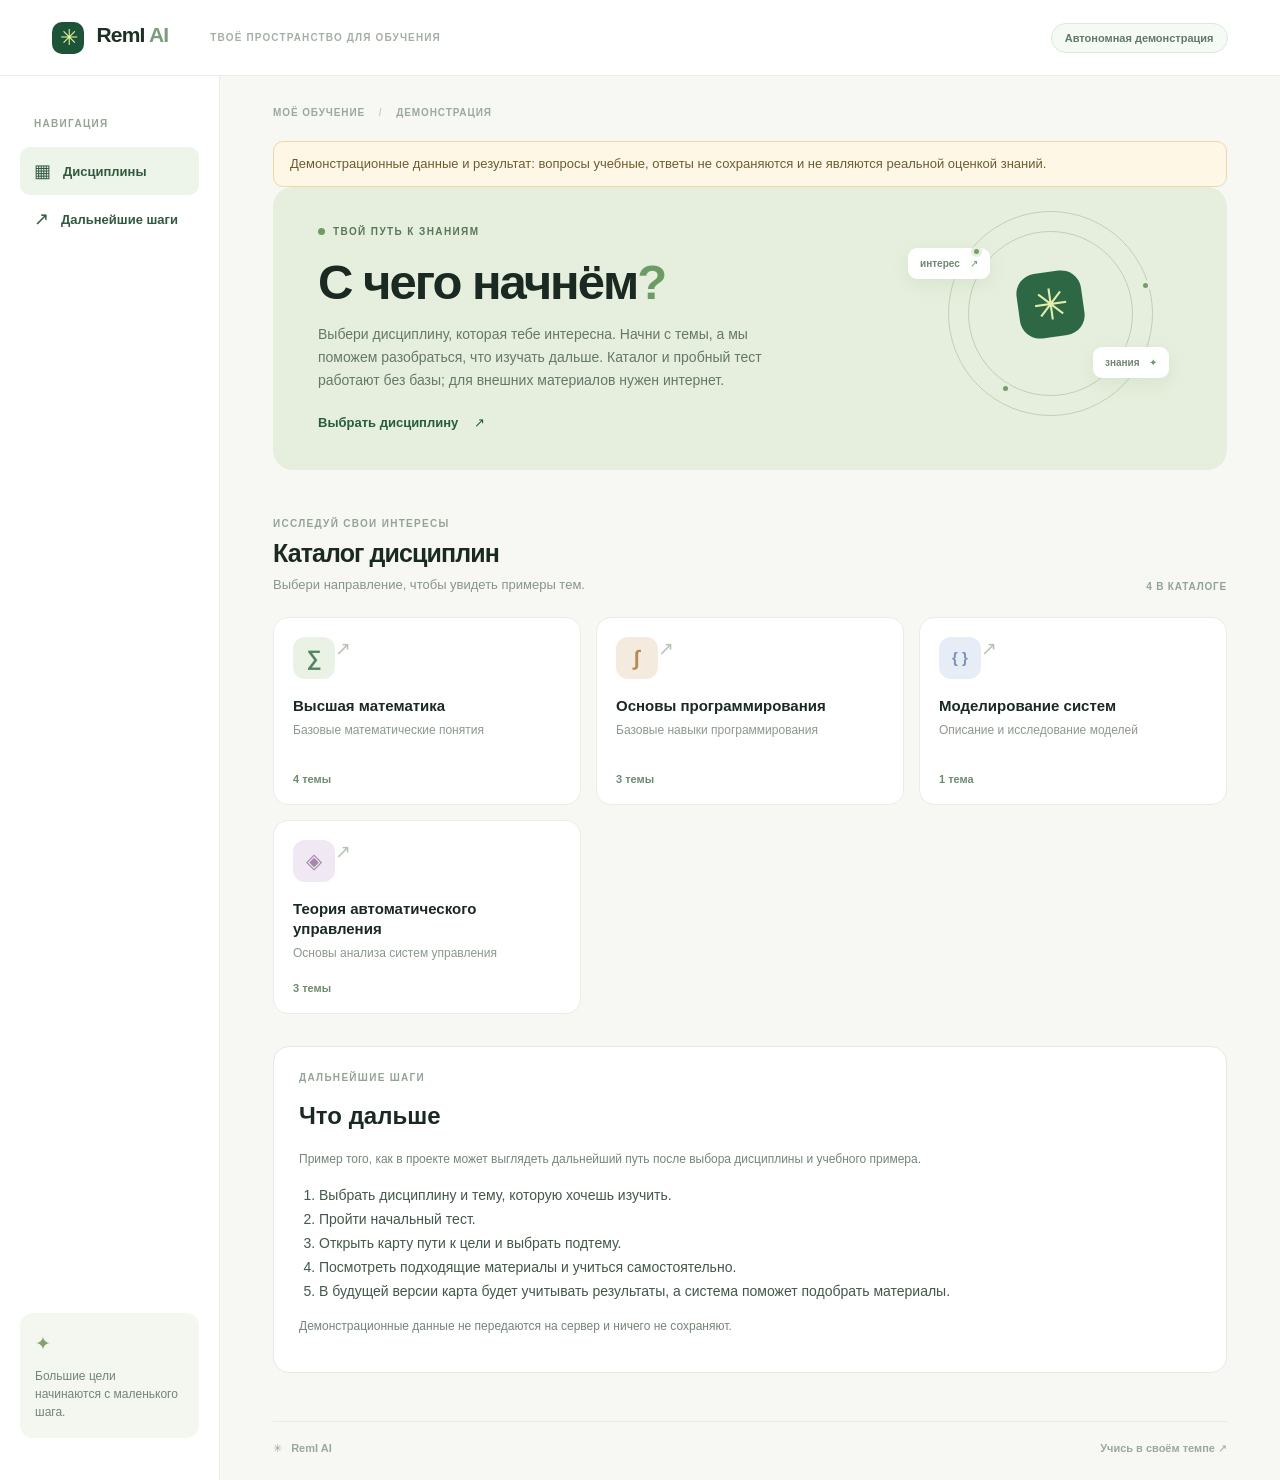
<file: demo/index.html>
<!doctype html>
<html lang="ru">
<head>
  <meta charset="utf-8">
  <meta name="viewport" content="width=device-width, initial-scale=1">
  <meta name="theme-color" content="#f7f8f4">
  <title>RemI AI — автономная демонстрация</title>
  <style>
:root { font-family: 'Onest', 'Segoe UI', sans-serif; color: #1a2921; background: #f7f8f4; font-synthesis: none; }
* { box-sizing: border-box; }
html { scroll-behavior: smooth; }
body { margin: 0; }
button, a { font: inherit; }
button:focus-visible, a:focus-visible { outline: 3px solid #498561; outline-offset: 3px; }
.topbar { height: 76px; background: #fff; border-bottom: 1px solid #e9ede6; display: flex; align-items: center; padding: 0 4.1%; gap: 42px; }
.brand { color: #1d3025; font: 800 21px 'Manrope', sans-serif; letter-spacing: -.8px; text-decoration: none; white-space: nowrap; }
.brand-icon { display: inline-grid; place-items: center; width: 32px; height: 32px; background: #1d5437; color: #e5f5a1; border-radius: 10px; font-size: 22px; vertical-align: -3px; margin-right: 7px; }
.brand-ai { color: #7b9d7d; }
.topbar-label { color: #a4afa5; font-size: 10px; font-weight: 700; letter-spacing: 1.15px; }
.prototype { margin-left: auto; color: #607a69; border: 1px solid #dce8dc; background: #f6faf4; border-radius: 100px; padding: 8px 13px; font-size: 11px; font-weight: 600; }
.layout { display: grid; grid-template-columns: 220px minmax(0, 1fr); min-height: calc(100vh - 76px); }
.sidebar { background: #fff; border-right: 1px solid #e9ede6; padding: 42px 20px; display: flex; flex-direction: column; }
.side-caption, .section-kicker { font-size: 10px; font-weight: 800; letter-spacing: 1.3px; color: #93a495; }
.side-caption { padding: 0 14px; margin-bottom: 18px; }
.nav-item { display: flex; align-items: center; gap: 12px; color: #31593f; text-decoration: none; padding: 13px 14px; border-radius: 10px; font-size: 13px; font-weight: 700; }
.nav-item span { font-size: 18px; }
.nav-item.active { background: #edf4e9; }
.side-note { margin-top: auto; padding: 17px 15px; border-radius: 13px; background: #f4f7ef; color: #708674; font-size: 12px; line-height: 1.5; }
.side-note p { margin: 9px 0 0; }.side-note-icon { color: #84a36f; font-size: 19px; }
.content { width: min(100%, 1250px); margin: 0 auto; padding: 31px 5% 0; }
.breadcrumb { color: #9aaa9c; font-size: 10px; font-weight: 700; letter-spacing: .9px; margin-bottom: 23px; }.breadcrumb span { padding: 0 10px; color: #c5cfc4; }
.intro { min-height: 260px; padding: 39px 45px; border-radius: 20px; background: #e6efdd; display: flex; justify-content: space-between; overflow: hidden; position: relative; }
.intro-copy { position: relative; z-index: 1; max-width: 535px; }
.eyebrow { color: #567859; font-size: 10px; font-weight: 800; letter-spacing: 1.4px; display: flex; align-items: center; gap: 8px; }.eyebrow-dot { width: 7px; height: 7px; border-radius: 50%; background: #6d9c65; }
h1 { font: 800 clamp(34px, 4.2vw, 49px)/1.15 'Manrope', sans-serif; letter-spacing: -2px; margin: 17px 0 13px; } h1 span { color: #6c9b66; }
.intro p { max-width: 490px; color: #64786a; line-height: 1.65; font-size: 14px; margin: 0; }.intro-link { color: #275d3d; display: inline-flex; gap: 16px; align-items: center; margin-top: 23px; font-size: 13px; font-weight: 700; text-decoration: none; }
.illustration { position: relative; width: 290px; min-height: 180px; flex: 0 0 290px; }.orbit { position: absolute; border: 1px solid #bdd0b3; border-radius: 50%; left: 56px; top: -15px; width: 205px; height: 205px; }.orbit-two { left: 76px; top: 5px; width: 165px; height: 165px; }.illustration-center { position: absolute; top: 46px; left: 126px; width: 65px; height: 65px; display: grid; place-items: center; border-radius: 20px; color: #e1eead; background: #2d6743; font-size: 43px; transform: rotate(-8deg); }.orbit-node { position: absolute; width: 11px; height: 11px; background: #759c6d; border: 3px solid #e6efdd; border-radius: 50%; z-index: 1; }.node-one { left: 79px; top: 20px; }.node-two { left: 248px; top: 54px; }.node-three { left: 108px; top: 157px; }.floating-label { position: absolute; background: #fff; color: #728674; font-size: 10px; font-weight: 700; border-radius: 9px; padding: 10px 12px; box-shadow: 0 6px 18px #86a48125; }.floating-label b { color: #699966; margin-left: 7px; }.label-one { top: 22px; left: 16px; }.label-two { top: 121px; left: 201px; }
.catalog-section { margin-top: 48px; }.section-heading, .topics-head { display: flex; align-items: end; justify-content: space-between; gap: 20px; }.section-heading h2, .topics-head h2 { font: 800 25px/1.2 'Manrope', sans-serif; letter-spacing: -.9px; margin: 9px 0 7px; }.section-heading p, .topics-head p { margin: 0; color: #87958a; font-size: 13px; line-height: 1.5; }.count { color: #93a395; font-size: 10px; letter-spacing: .8px; font-weight: 800; white-space: nowrap; padding-bottom: 3px; }
.card-grid { display: grid; grid-template-columns: repeat(3, minmax(0, 1fr)); gap: 15px; margin-top: 22px; }.discipline-card { appearance: none; text-align: left; background: #fff; border: 1px solid #e8ede6; border-radius: 15px; padding: 19px; min-height: 188px; cursor: pointer; display: flex; flex-direction: column; color: inherit; transition: border-color .2s, transform .2s, box-shadow .2s; }.discipline-card:hover, .discipline-card.selected { border-color: #94b89b; transform: translateY(-2px); box-shadow: 0 8px 24px #274d3110; }.card-top { display: flex; justify-content: space-between; align-items: start; }.card-symbol { width: 42px; height: 42px; border-radius: 12px; display: grid; place-items: center; background: #eaf2e6; color: #518561; font: 700 21px 'Manrope', sans-serif; }.color-1 .card-symbol { background: #f4ebde; color: #b48b59; }.color-2 .card-symbol { background: #e6edf6; color: #7792b4; font-size: 15px; }.color-3 .card-symbol { background: #f0e8f2; color: #a487a9; }.color-4 .card-symbol { background: #f6e9e4; color: #bf8e7c; }.card-arrow { color: #b4c4b5; font-size: 19px; }.card-title { margin-top: 17px; font: 800 15px/1.35 'Manrope', sans-serif; }.card-description { color: #8a998d; font-size: 12px; line-height: 1.45; margin-top: 6px; }.card-bottom { margin-top: auto; padding-top: 19px; color: #6f8b72; font-size: 11px; font-weight: 700; }
.message { color: #718174; padding-top: 20px; font-size: 13px; }.message.error { color: #9a4c45; }.topics-section { margin-top: 32px; background: #fff; padding: 25px; border: 1px solid #e4ece2; border-radius: 16px; }.topics-section[hidden] { display: none; }.topics-head { align-items: start; }.close-button { border: 0; background: #f1f5ef; color: #5e7863; border-radius: 8px; width: 32px; height: 32px; cursor: pointer; font-size: 22px; }.topics-list { list-style: none; margin: 20px 0 0; padding: 0; }.topics-list li { border-top: 1px solid #eef1ec; padding: 13px 0; display: flex; gap: 16px; font-size: 14px; }.topic-number { color: #9eaf9d; font-size: 11px; font-weight: 800; } #topics-message { color: #718174; font-size: 13px; margin-top: 15px; }
.demo-callout { margin-top: 18px; padding: 17px 19px; border-radius: 12px; background: #f4f8f1; display: flex; align-items: center; justify-content: space-between; gap: 16px; }.demo-callout strong { font-size: 14px; }.demo-callout p { color: #748678; margin: 5px 0 0; font-size: 12px; line-height: 1.5; }.primary-button, .secondary-button { border: 0; border-radius: 10px; padding: 12px 16px; font-size: 12px; font-weight: 700; cursor: pointer; }.primary-button { background: #2d6743; color: #fff; }.primary-button span { padding-left: 9px; }.primary-button:disabled { background: #b7c8b9; cursor: not-allowed; }.secondary-button { color: #315c3e; background: #eaf2e6; }.demo-section { margin-top: 20px; padding: 26px; background: #fff; border: 1px solid #dce9db; border-radius: 16px; outline: none; }.demo-section[hidden], [hidden] { display: none !important; }.demo-header { display: flex; justify-content: space-between; align-items: start; gap: 18px; }.demo-header h2 { font: 800 24px/1.2 'Manrope', sans-serif; letter-spacing: -.8px; margin: 9px 0 7px; }.demo-header p { color: #75897b; margin: 0; font-size: 13px; }.demo-notice { margin: 21px 0; padding: 12px 15px; border-radius: 9px; color: #667c68; background: #f3f7ee; font-size: 12px; line-height: 1.5; }.demo-progress { color: #879b89; font-size: 10px; font-weight: 800; letter-spacing: 1px; margin: 20px 0 12px; }#demo-fieldset { border: 0; margin: 0; padding: 0; min-width: 0; }.demo-question { padding: 0; color: #20362a; font-size: 17px; font-weight: 700; line-height: 1.4; }.demo-options { display: grid; gap: 9px; margin-top: 18px; }.demo-option { display: flex; align-items: center; gap: 11px; border: 1px solid #e6ece4; border-radius: 10px; padding: 12px 14px; cursor: pointer; color: #43584a; font-size: 13px; line-height: 1.4; }.demo-option:has(input:checked) { border-color: #83ae89; background: #f3f8f0; }.demo-option input { accent-color: #2d6743; width: 16px; height: 16px; flex-shrink: 0; }.demo-actions { margin-top: 20px; display: flex; gap: 12px; flex-wrap: wrap; }
.demo-banner { margin: 22px 0 0; padding: 12px 16px; border-radius: 10px; background: #fff7e6; border: 1px solid #ead9a8; color: #6e5b31; font-size: 13px; line-height: 1.5; }
.demo-feedback { margin-top: 14px; padding: 12px 15px; border-radius: 9px; background: #f3f7ee; color: #315c3e; font-size: 13px; line-height: 1.5; }
.demo-feedback.incorrect { background: #fdeeee; color: #9a4c45; }
.demo-finished { margin-top: 18px; padding: 16px; border-radius: 12px; background: #f4f8f1; }
.next-steps { margin-top: 32px; padding: 25px; background: #fff; border: 1px solid #e4ece2; border-radius: 16px; }
.next-steps ol { margin: 16px 0 0; padding-left: 20px; color: #43584a; font-size: 14px; line-height: 1.7; }
.next-steps .note { margin-top: 14px; color: #748678; font-size: 12px; line-height: 1.5; }
footer { display: flex; justify-content: space-between; border-top: 1px solid #e7ece5; margin-top: 48px; padding: 20px 0 25px; color: #9ba99c; font-size: 11px; font-weight: 600; }
@media (max-width: 900px) { .layout { grid-template-columns: 1fr; }.sidebar { display: none; }.content { padding-left: 5%; padding-right: 5%; }.card-grid { grid-template-columns: repeat(2, minmax(0, 1fr)); } }
@media (max-width: 600px) { .topbar { height: 66px; }.topbar-label { display: none; }.content { padding-top: 22px; }.breadcrumb { margin-bottom: 17px; }.intro { padding: 30px 25px; min-height: auto; }.intro p { max-width: 340px; }.illustration { display: none; }.catalog-section { margin-top: 35px; }.card-grid { grid-template-columns: 1fr; }.discipline-card { min-height: 170px; }.section-heading h2, .topics-head h2 { font-size: 22px; }.count { font-size: 9px; }.prototype { font-size: 10px; }.demo-callout { align-items: start; flex-direction: column; }.demo-section { padding: 21px; } }
.resources { margin-top: 26px; border-top: 1px solid #e8eee6; padding-top: 15px; }
.resources h3 { color: #203b2a; margin-bottom: 6px; }
.resource-note { color: #718174; font-size: 12px; line-height: 1.5; }
.resource-list { display: grid; grid-template-columns: repeat(auto-fit, minmax(min(100%, 240px), 1fr)); gap: 10px; margin-top: 14px; }
.resource-card { border: 1px solid #e5ece2; border-radius: 12px; padding: 15px; background: #fbfcfa; }
.resource-card a, .resource-card strong { color: #285d3c; font-weight: 700; font-size: 14px; }
.resource-card p { color: #718174; font-size: 12px; line-height: 1.5; margin: 8px 0 0; }
.goal-choice { width:100%; border:1px solid #dce9db; background:#f8fbf6; border-radius:10px; padding:12px; text-align:left; color:#285d3c; cursor:pointer; }
.goal-choice.selected { border-color:#39764d; background:#e8f3e4; }
.map-scroll { overflow-x:auto; margin-top:22px; }
.path-map { position:relative; min-width:600px; width:100%; }
.path-lines { position:absolute; inset:0; width:100%; height:100%; pointer-events:none; }
.path-lines line { stroke:#a7b9aa; stroke-width:3; vector-effect:non-scaling-stroke; }
.path-node { position:absolute; transform:translate(-50%,-50%); width:clamp(150px,25%,220px); min-height:78px; border-radius:16px; padding:12px 14px; text-align:left; font:inherit; cursor:pointer; box-shadow:0 5px 16px #244a3110; }
.path-node small { display:block; margin-top:6px; font-size:11px; line-height:1.35; }
.path-node.passed { background:#e4f4e5; border:2px solid #77ab80; color:#215a32; }
.path-node.review { background:#ffeded; border:2px solid #d78d8c; color:#863b3b; }
.path-node.locked { background:#f0f1f0; border:2px solid #c7ceca; color:#6a736e; cursor:not-allowed; }
.path-node.goal { box-shadow:0 0 0 4px #e1e9dd; }
.map-legend { display:flex; flex-wrap:wrap; gap:14px; color:#64776a; font-size:12px; }
  </style>
</head>
<body>
  <header class="topbar">
    <a class="brand" href="#" aria-label="RemI AI — главная"><span class="brand-icon">✳</span> RemI <span class="brand-ai">AI</span></a>
    <span class="topbar-label">ТВОЁ ПРОСТРАНСТВО ДЛЯ ОБУЧЕНИЯ</span>
    <span class="prototype">Автономная демонстрация</span>
  </header>

  <main class="layout">
    <aside class="sidebar" aria-label="Навигация">
      <div class="side-caption">НАВИГАЦИЯ</div>
      <a class="nav-item active" href="#catalog"><span aria-hidden="true">▦</span> Дисциплины</a>
      <a class="nav-item" href="#next-steps"><span aria-hidden="true">↗</span> Дальнейшие шаги</a>
      <div class="side-note"><span class="side-note-icon">✦</span><p>Большие цели начинаются с маленького шага.</p></div>
    </aside>

    <div class="content" id="catalog">
      <div class="breadcrumb">МОЁ ОБУЧЕНИЕ <span>/</span> ДЕМОНСТРАЦИЯ</div>
      <div class="demo-banner" role="note">
        Демонстрационные данные и результат: вопросы учебные, ответы не сохраняются и не являются реальной оценкой знаний.
      </div>
      <section class="intro" aria-labelledby="page-title">
        <div class="intro-copy">
          <div class="eyebrow"><span class="eyebrow-dot"></span> ТВОЙ ПУТЬ К ЗНАНИЯМ</div>
          <h1 id="page-title">С чего начнём<span>?</span></h1>
          <p>Выбери дисциплину, которая тебе интересна. Начни с темы, а мы поможем разобраться, что изучать дальше. Каталог и пробный тест работают без базы; для внешних материалов нужен интернет.</p>
          <a class="intro-link" href="#discipline-list">Выбрать дисциплину <span aria-hidden="true">↗</span></a>
        </div>
        <div class="illustration" aria-hidden="true">
          <span class="orbit orbit-one"></span><span class="orbit orbit-two"></span>
          <span class="orbit-node node-one"></span><span class="orbit-node node-two"></span><span class="orbit-node node-three"></span>
          <div class="illustration-center">✳</div>
          <div class="floating-label label-one">интерес <b>↗</b></div><div class="floating-label label-two">знания <b>✦</b></div>
        </div>
      </section>

      <section class="catalog-section" aria-labelledby="catalog-title">
        <div class="section-heading"><div><div class="section-kicker">ИССЛЕДУЙ СВОИ ИНТЕРЕСЫ</div><h2 id="catalog-title">Каталог дисциплин</h2><p>Выбери направление, чтобы увидеть примеры тем.</p></div><span class="count" id="count" aria-live="polite">ЗАГРУЗКА</span></div>
        <div id="message" class="message" role="status" aria-live="polite">Загружаем дисциплины…</div>
        <div id="discipline-list" class="card-grid"></div>
      </section>

      <section id="topics-section" class="topics-section" hidden aria-labelledby="topics-title">
        <div class="topics-head"><div><div class="section-kicker">ШАГ 2 · ВЫБЕРИ ЦЕЛЬ</div><h2 id="topics-title"></h2><p>Что ты хочешь изучить? Выбери тему — она станет конечной точкой карты.</p></div><button id="close-topics" class="close-button" type="button" aria-label="Закрыть темы">×</button></div>
        <div id="topics-message" role="status" aria-live="polite"></div>
        <ul id="topics-list" class="topics-list"></ul>
        <div class="demo-callout"><div><strong>Начальная проверка</strong><p id="demo-availability">Сначала выбери тему.</p></div><button id="start-demo" class="primary-button" type="button" disabled>Начать тест <span aria-hidden="true">↗</span></button></div>
      </section>

      <section id="demo-section" class="demo-section" hidden aria-labelledby="demo-title" tabindex="-1">
        <div class="demo-header"><div><div class="section-kicker">ШАГ 3 · НАЧАЛЬНЫЙ ТЕСТ</div><h2 id="demo-title">Пробный тест</h2><p id="demo-discipline"></p></div><button id="close-demo" class="close-button" type="button" aria-label="Закрыть пробный тест">×</button></div>
        <p class="demo-notice">Пока это общие демонстрационные вопросы по дисциплине, не диагностика выбранной темы. Они не проверены преподавателем; ответы не сохраняются.</p>
        <div id="demo-progress" class="demo-progress" aria-live="polite"></div>
        <form id="demo-form">
          <fieldset id="demo-fieldset"><legend id="demo-question" class="demo-question" tabindex="-1"></legend><div id="demo-options" class="demo-options"></div></fieldset>
          <div id="demo-feedback" class="demo-feedback" role="status" aria-live="polite" tabindex="-1" hidden></div>
          <div class="demo-actions"><button id="check-answer" class="primary-button" type="submit" disabled>Проверить ответ</button><button id="next-question" class="primary-button" type="button" hidden>Следующий вопрос <span aria-hidden="true">→</span></button></div>
        </form>
        <div id="demo-finished" class="demo-finished" hidden><strong>Пример завершён</strong><p id="demo-result" aria-live="polite"></p><p id="demo-review"></p><p>Это учебный пример, а не оценка знаний или персональная диагностика. Ответы не сохранены.</p><button id="show-map" class="primary-button" type="button">Открыть карту →</button> <button id="restart-demo" class="secondary-button" type="button">Попробовать ещё раз</button></div>
      </section>

      <section id="map-section" class="topics-section" hidden tabindex="-1" aria-labelledby="map-title">
        <div class="section-kicker">ШАГ 4 · ПУТЬ К ЦЕЛИ</div><h2 id="map-title">Карта обучения</h2>
        <p id="map-goal"></p><p class="demo-notice">Пример карты: связи и состояния выбраны для демонстрации и не зависят от ответов. Настоящий прогресс пока не сохраняется. Нажми на доступную подтему, чтобы увидеть материалы.</p>
        <div class="map-legend"><span>🔴 Не усвоено</span><span>🟢 Пройдено</span><span>🔒 Закрыто до прохождения предыдущих</span></div>
        <div class="map-scroll"><div id="path-map" class="path-map"></div></div>
        <div id="node-details" class="resources" hidden><h3 id="node-title"></h3><p class="resource-note">Примеры материалов из подборки по направлению; точное соответствие подтеме и условия доступа нужно проверить. Для перехода нужен интернет.</p><div id="resource-list" class="resource-list"></div></div>
      </section>

      <section id="next-steps" class="next-steps" aria-labelledby="next-steps-title">
        <div class="section-kicker">ДАЛЬНЕЙШИЕ ШАГИ</div>
        <h2 id="next-steps-title">Что дальше</h2>
        <p class="note">Пример того, как в проекте может выглядеть дальнейший путь после выбора дисциплины и учебного примера.</p>
        <ol>
          <li>Выбрать дисциплину и тему, которую хочешь изучить.</li>
          <li>Пройти начальный тест.</li>
          <li>Открыть карту пути к цели и выбрать подтему.</li>
          <li>Посмотреть подходящие материалы и учиться самостоятельно.</li>
          <li>В будущей версии карта будет учитывать результаты, а система поможет подобрать материалы.</li>
        </ol>
        <p class="note" id="next-steps-current">Демонстрационные данные не передаются на сервер и ничего не сохраняют.</p>
      </section>

      <footer><span>✳ &nbsp; RemI AI</span><span>Учись в своём темпе <span aria-hidden="true">↗</span></span></footer>
    </div>
  </main>

  <!-- resource data start -->
  <script>globalThis.RemiResources = [{"title": "Введение в математический анализ", "provider": "Stepik", "url": "https://stepik.org/course/95/promo", "original_url": "https://stepik.org/course/95/promo", "discipline": "Высшая математика", "kind": "интерактивный курс", "description": "Функции, пределы, производные и интегралы. Уроки и задания.", "priority": true, "link_status": "title_only", "link_note": "Подтверждено название страницы; содержимое и запись не проверены.", "checked_on": "2026-11-09"}, {"title": "Математический анализ, часть I", "provider": "МГУ", "url": "https://teach-in.ru/course/mathan1", "original_url": "https://teach-in.ru/course/mathan1", "discipline": "Высшая математика", "kind": "видеолекции", "description": "Университетский архив видеолекций по математическому анализу.", "priority": true, "link_status": "page_found", "link_note": "Страница и тематика просмотрены; условия доступа и качество требуют проверки.", "checked_on": "2026-11-09"}, {"title": "Высшая математика: математический анализ с нуля", "provider": "Stepik", "url": "https://stepik.org/course/229762/promo", "original_url": "https://stepik.org/course/229762/promo", "discipline": "Высшая математика", "kind": "интерактивный курс", "description": "Математический анализ с начального уровня, теория и практика.", "priority": true, "link_status": "title_only", "link_note": "Подтверждено название страницы; содержимое и запись не проверены.", "checked_on": "2026-11-09"}, {"title": "Математический анализ, часть 1", "provider": "Stepik", "url": "https://stepik.org/course/716/promo", "original_url": "https://stepik.org/course/716/promo", "discipline": "Высшая математика", "kind": "интерактивный курс", "description": "Последовательности, пределы и непрерывность.", "priority": false, "link_status": "title_only", "link_note": "Подтверждено название страницы; содержимое и запись не проверены.", "checked_on": "2026-11-09"}, {"title": "Школьная математика для взрослых", "provider": "Stepik", "url": "https://stepik.org/course/227868/promo", "original_url": "https://stepik.org/course/227868/promo", "discipline": "Высшая математика", "kind": "интерактивный курс", "description": "Подготовка по функциям, графикам и базовой математике.", "priority": false, "link_status": "title_only", "link_note": "Подтверждено название страницы; содержимое и запись не проверены.", "checked_on": "2026-11-09"}, {"title": "Дифференциальные уравнения, часть 1", "provider": "МГУ", "url": "https://teach-in.ru/course/differential-equations-p1", "original_url": "https://teach-in.ru/course/differential-equations-p1", "discipline": "Высшая математика", "kind": "видеолекции", "description": "Архив видеолекций: обыкновенные дифференциальные уравнения и системы.", "priority": true, "link_status": "page_found", "link_note": "Страница и тематика просмотрены; условия доступа и качество требуют проверки.", "checked_on": "2026-11-09"}, {"title": "MathProfi", "provider": "лекции по высшей математике", "url": "https://mathprofi.ru/lekcii_po_vysshei_matematike.html", "original_url": "https://mathprofi.ru/lekcii_po_vysshei_matematike.html", "discipline": "Высшая математика", "kind": "справочник", "description": "Объяснения и разобранные задачи, в том числе по дифференциальным уравнениям.", "priority": true, "link_status": "page_found", "link_note": "Страница и тематика просмотрены; условия доступа и качество требуют проверки.", "checked_on": "2026-11-09"}, {"title": "Математика для ВТУЗа", "provider": "Другое", "url": "https://www.math.volchenko.com/", "original_url": "https://www.math.volchenko.com/", "discipline": "Высшая математика", "kind": "справочник", "description": "Учебные конспекты, примеры решения задач, дифференциальные уравнения.", "priority": false, "link_status": "unconfirmed", "link_note": "Страница не открылась при проверке; возможна временная недоступность.", "checked_on": "2026-11-09"}, {"title": "Линейная алгебра", "provider": "Stepik", "url": "https://stepik.org/course/83142/promo", "original_url": "https://stepik.org/course/83142/promo", "discipline": "Высшая математика", "kind": "интерактивный курс", "description": "Матрицы, системы линейных уравнений, линейные операторы.", "priority": true, "link_status": "title_only", "link_note": "Подтверждено название страницы; содержимое и запись не проверены.", "checked_on": "2026-11-09"}, {"title": "Линейная алгебра", "provider": "МГУ", "url": "https://teach-in.ru/course/linear-algebra", "original_url": "https://teach-in.ru/course/linear-algebra", "discipline": "Высшая математика", "kind": "видеолекции", "description": "Архив видеолекций по линейным пространствам и операторам.", "priority": true, "link_status": "page_found", "link_note": "Страница и тематика просмотрены; условия доступа и качество требуют проверки.", "checked_on": "2026-11-09"}, {"title": "MathProfi", "provider": "высшая математика для чайников", "url": "https://mathprofi.ru/", "original_url": "https://mathprofi.ru/", "discipline": "Высшая математика", "kind": "справочник", "description": "Простые объяснения и подробные решения по производным, интегралам и ДУ.", "priority": true, "link_status": "page_found", "link_note": "Страница и тематика просмотрены; условия доступа и качество требуют проверки.", "checked_on": "2026-11-09"}, {"title": "Производная", "provider": "Заочник, «Математика для чайников»", "url": "https://zaochnik.ru/blog/matematika-dlya-chajnikov/proizvodnaya/", "original_url": "https://zaochnik.ru/blog/matematika-dlya-chajnikov/proizvodnaya/", "discipline": "Высшая математика", "kind": "справочник", "description": "Справочный материал по производным.", "priority": false, "link_status": "unconfirmed", "link_note": "Страница не открылась при проверке; возможна временная недоступность.", "checked_on": "2026-11-09"}, {"title": "Интегралы", "provider": "Заочник, «Математика для чайников»", "url": "https://zaochnik.ru/blog/matematika-dlya-chajnikov/integraly/", "original_url": "https://zaochnik.ru/blog/matematika-dlya-chajnikov/integraly/", "discipline": "Высшая математика", "kind": "справочник", "description": "Справочный материал по интегралам.", "priority": false, "link_status": "unconfirmed", "link_note": "Страница не открылась при проверке; возможна временная недоступность.", "checked_on": "2026-11-09"}, {"title": "Дифференциальные уравнения", "provider": "Заочник, «Математика для чайников»", "url": "https://zaochnik.ru/blog/matematika-dlya-chajnikov/differentsialnye-uravneniya/", "original_url": "https://zaochnik.ru/blog/matematika-dlya-chajnikov/differentsialnye-uravneniya/", "discipline": "Высшая математика", "kind": "справочник", "description": "Справочный материал по ДУ.", "priority": false, "link_status": "page_found", "link_note": "Страница и тематика просмотрены; условия доступа и качество требуют проверки.", "checked_on": "2026-11-09"}, {"title": "Поколение Python: курс для начинающих", "provider": "Stepik", "url": "https://stepik.org/course/58852/promo", "original_url": "https://stepik.org/course/58852/promo", "discipline": "Основы программирования", "kind": "интерактивный курс", "description": "Основы Python, последовательное изучение, множество практических заданий.", "priority": true, "link_status": "page_found", "link_note": "Страница и тематика просмотрены; условия доступа и качество требуют проверки.", "checked_on": "2026-11-09"}, {"title": "Программирование на Python", "provider": "Институт биоинформатики, Stepik", "url": "https://stepik.org/course/67/promo", "original_url": "https://stepik.org/course/67/promo", "discipline": "Основы программирования", "kind": "интерактивный курс", "description": "Базовое программирование, задачи для закрепления знаний.", "priority": true, "link_status": "page_found", "link_note": "Страница и тематика просмотрены; условия доступа и качество требуют проверки.", "checked_on": "2026-11-09"}, {"title": "Введение в программирование на Python", "provider": "МГУ", "url": "https://teach-in.ru/course/introduction-to-programming-based-on-python-language", "original_url": "https://teach-in.ru/course/introduction-to-programming-based-on-python-language", "discipline": "Основы программирования", "kind": "видеолекции", "description": "Архив университетских видеолекций по Python.", "priority": true, "link_status": "page_found", "link_note": "Страница и тематика просмотрены; условия доступа и качество требуют проверки.", "checked_on": "2026-11-09"}, {"title": "Основы программирования и анализа данных на Python", "provider": "МГУ", "url": "https://teach-in.ru/course/python-programming-and-data-analysis-basics-2024", "original_url": "https://teach-in.ru/course/python-programming-and-data-analysis-basics-2024", "discipline": "Основы программирования", "kind": "видеолекции", "description": "Python, NumPy, Pandas, Matplotlib; полезно для расчётов и моделирования.", "priority": true, "link_status": "page_found", "link_note": "Страница и тематика просмотрены; условия доступа и качество требуют проверки.", "checked_on": "2026-11-09"}, {"title": "Python: основы и применение", "provider": "Stepik", "url": "https://stepik.org/course/512/promo", "original_url": "https://stepik.org/course/512/promo", "discipline": "Основы программирования", "kind": "интерактивный курс", "description": "Продолжение изучения языка после базового курса.", "priority": false, "link_status": "title_only", "link_note": "Подтверждено название страницы; содержимое и запись не проверены.", "checked_on": "2026-11-09"}, {"title": "Методы программирования: базовый уровень", "provider": "Stepik", "url": "https://stepik.org/course/52892/promo", "original_url": "https://stepik.org/course/52892/promo", "discipline": "Основы программирования", "kind": "интерактивный курс", "description": "Принципы программирования и инструменты разработки.", "priority": false, "link_status": "unconfirmed", "link_note": "Страница не открылась при проверке; возможна временная недоступность.", "checked_on": "2026-11-09"}, {"title": "Программирование Python для начинающих", "provider": "Stepik", "url": "https://stepik.org/course/212681/promo", "original_url": "https://stepik.org/course/212681/promo", "discipline": "Основы программирования", "kind": "интерактивный курс", "description": "Начальные темы языка и практические упражнения.", "priority": false, "link_status": "title_only", "link_note": "Подтверждено название страницы; содержимое и запись не проверены.", "checked_on": "2026-11-09"}, {"title": "Основы Python для обработки данных", "provider": "Stepik", "url": "https://stepik.org/course/234343/promo", "original_url": "https://stepik.org/course/234343/promo", "discipline": "Основы программирования", "kind": "интерактивный курс", "description": "Начальное программирование с ориентацией на данные.", "priority": false, "link_status": "unconfirmed", "link_note": "Страница не открылась при проверке; возможна временная недоступность.", "checked_on": "2026-11-09"}, {"title": "Основы создания математических моделей в SimInTech", "provider": "Stepik", "url": "https://stepik.org/course/89909/promo", "original_url": "https://stepik.org/course/89909/promo", "discipline": "Моделирование систем", "kind": "интерактивный курс", "description": "Практическое создание математических моделей динамических систем.", "priority": true, "link_status": "page_found", "link_note": "Страница и тематика просмотрены; условия доступа и качество требуют проверки. Для практики нужна программа SimInTech.", "checked_on": "2026-11-09"}, {"title": "Основы математического моделирования", "provider": "МГУ", "url": "https://teach-in.ru/course/matmodel", "original_url": "https://teach-in.ru/course/matmodel", "discipline": "Моделирование систем", "kind": "видеолекции", "description": "Открытые видеолекции: математические модели и компьютерные эксперименты.", "priority": true, "link_status": "page_found", "link_note": "Страница и тематика просмотрены; условия доступа и качество требуют проверки.", "checked_on": "2026-11-09"}, {"title": "Основы математического моделирования", "provider": "МГУ (другая запись)", "url": "https://teach-in.ru/course/principles-of-mathematical-modeling", "original_url": "https://teach-in.ru/course/principles-of-mathematical-modeling", "discipline": "Моделирование систем", "kind": "видеолекции", "description": "Видеолекции по математической физике и нелинейным моделям.", "priority": false, "link_status": "page_found", "link_note": "Страница и тематика просмотрены; условия доступа и качество требуют проверки.", "checked_on": "2026-11-09"}, {"title": "Курс лекций по ТАУ", "provider": "TOEHelp", "url": "https://www.toehelp.ru/theory/tau/contents.html", "original_url": "https://www.toehelp.ru/theory/tau/contents.html", "discipline": "Теория автоматического управления", "kind": "лекции", "description": "Открытые текстовые лекции: схемы, характеристики, устойчивость, синтез САУ.", "priority": true, "link_status": "page_found", "link_note": "Страница и тематика просмотрены; условия доступа и качество требуют проверки.", "checked_on": "2026-11-09"}, {"title": "Теория автоматического управления", "provider": "МФТИ", "url": "https://mipt.ipu.ru/node/37100", "original_url": "https://mipt.ipu.ru/node/37100", "discipline": "Теория автоматического управления", "kind": "справочник", "description": "Архив видеолекций: преобразование Лапласа, передаточные функции, устойчивость.", "priority": true, "link_status": "unconfirmed", "link_note": "Страница не открылась при проверке; возможна временная недоступность.", "checked_on": "2026-11-09"}, {"title": "Цифровые системы управления", "provider": "К. Ю. Поляков", "url": "https://www.kpolyakov.spb.ru/uni/lecs.htm", "original_url": "https://kpolyakov.nichost.ru/uni/lecs.htm", "discipline": "Теория автоматического управления", "kind": "лекции", "description": "Архив учебных материалов по цифровым системам и регуляторам.", "priority": true, "link_status": "unconfirmed", "link_note": "Найден адрес на сайте автора; страница есть в поиске, но прямое открытие не подтвердилось.", "checked_on": "2026-11-09"}, {"title": "Стартовый трек в ИИ", "provider": "ВШЭ, Stepik", "url": "https://stepik.org/course/194633/promo", "original_url": "https://stepik.org/course/194633/promo", "discipline": "Основы программирования", "kind": "интерактивный курс", "description": "Математика, Python и вводные темы ИИ. Необязательный ресурс для расширения каталога.", "priority": false, "link_status": "title_only", "link_note": "Подтверждено название страницы; содержимое и запись не проверены. Смежный курс по ИИ; не относится к обязательным.", "checked_on": "2026-11-09"}];</script>
  <!-- resource data end -->
  <script>
globalThis.RemiDemoDisciplines = [
  { discipline_id: 1, name: 'Высшая математика', description: 'Базовые математические понятия', detail_level: 'detailed', topic_count: 4, topics: ['Функции', 'Производные', 'Интегралы', 'Дифференциальные уравнения'] },
  { discipline_id: 3, name: 'Основы программирования', description: 'Базовые навыки программирования', detail_level: 'detailed', topic_count: 3, topics: ['Переменные', 'Условия', 'Циклы'] },
  { discipline_id: 4, name: 'Моделирование систем', description: 'Описание и исследование моделей', detail_level: 'overview', topic_count: 1, topics: ['Математические модели'] },
  { discipline_id: 5, name: 'Теория автоматического управления', description: 'Основы анализа систем управления', detail_level: 'detailed', topic_count: 3, topics: ['Понятие системы управления', 'Обратная связь', 'Передаточные функции'] }
];
globalThis.REMI_DEMO_DISCIPLINES = globalThis.RemiDemoDisciplines;
globalThis.RemiDemoQuestions = {
  'Высшая математика': [
    { question: 'Чему равно f(2), если f(x) = 2x + 1?', options: ['3', '5', '6'], answer: 1, explanation: 'Подставляем x = 2: 2 × 2 + 1 = 5.' },
    { question: 'Чему равна производная функции f(x) = x²?', options: ['2x', 'x', '2'], answer: 0, explanation: 'По правилу степени производная x² равна 2x.' }
  ],
  'Дифференциальные уравнения': [
    { question: 'Какое из уравнений содержит производную?', options: ['y + 2 = 4', 'y′ = 2x', '2 + 3 = 5'], answer: 1, explanation: 'В записи y′ = 2x присутствует производная y′.' },
    { question: 'Какая функция решает y′ = 2 при условии y(0) = 1?', options: ['y = 2x + 1', 'y = x + 2', 'y = 2x'], answer: 0, explanation: 'Производная 2x + 1 равна 2, а при x = 0 значение равно 1.' }
  ],
  'Основы программирования': [
    { question: 'Сколько элементов в списке [4, 5, 6]?', options: ['2', '3', '4'], answer: 1, explanation: 'В списке находятся три числа.' },
    { question: 'Какой результат у выражения 5 > 3 в Python?', options: ['True', 'False', '5'], answer: 0, explanation: 'Пять больше трёх, поэтому результат сравнения — True.' }
  ],
  'Моделирование систем': [
    { question: 'Зачем создают математическую модель системы?', options: ['Чтобы описать и исследовать её свойства', 'Чтобы полностью исключить любые допущения', 'Чтобы отказаться от изучения системы'], answer: 0, explanation: 'Модель помогает описывать систему и исследовать её поведение.' },
    { question: 'Модель задана формулой y = 2u. Чему равен y при u = 3?', options: ['5', '6', '9'], answer: 1, explanation: 'Подставляем u = 3: y = 2 × 3 = 6.' }
  ],
  'Теория автоматического управления': [
    { question: 'Задание r = 10, измеренный выход y = 8. Чему равна ошибка e = r − y?', options: ['2', '8', '18'], answer: 0, explanation: 'Ошибка равна разности задания и измеренного выхода: 10 − 8 = 2.' },
    { question: 'Для чего в замкнутой системе используют обратную связь?', options: ['Чтобы учитывать измеренный выход', 'Чтобы управлять без измерения выхода', 'Чтобы запретить изменение задания'], answer: 0, explanation: 'Обратная связь передаёт информацию о выходе, чтобы система могла её учитывать.' }
  ]
};
globalThis.RemiDemoEngine = {
  start(questions) {
    if (!Array.isArray(questions) || questions.length === 0) throw new Error('Нет вопросов');
    return { questions, index: 0, checked: false, finished: false, chosen: null, answers: [] };
  },
  answer(state, option) {
    if (state.finished || state.checked || !Number.isInteger(option) || option < 0 || option >= state.questions[state.index].options.length) {
      throw new Error('Некорректный ответ');
    }
    return { ...state, checked: true, chosen: option, answers: [...state.answers, option] };
  },
  next(state) {
    if (!state.checked || state.finished) throw new Error('Сначала проверьте ответ');
    if (state.index + 1 >= state.questions.length) return { ...state, finished: true };
    return { ...state, index: state.index + 1, checked: false, chosen: null };
  }
};
  </script>

  <script>
const list = document.querySelector('#discipline-list');
const message = document.querySelector('#message');
const count = document.querySelector('#count');
const topicsSection = document.querySelector('#topics-section');
const topicsTitle = document.querySelector('#topics-title');
const topicsMessage = document.querySelector('#topics-message');
const topicsList = document.querySelector('#topics-list');
const patterns = ['∑', '∫', '{ }', '◈', '⌁'];
let topicsRequest = 0;
let selectedDiscipline = null;
let selectedGoal = null;
let demoState = null;
const demoSection = document.querySelector('#demo-section');
const demoForm = document.querySelector('#demo-form');
const demoOptions = document.querySelector('#demo-options');
const checkAnswer = document.querySelector('#check-answer');
const nextQuestion = document.querySelector('#next-question');

const disciplines = globalThis.REMI_DEMO_DISCIPLINES || [];
const RemiDemoQuestions = globalThis.RemiDemoQuestions || {};
const RemiDemoEngine = globalThis.RemiDemoEngine;

function topicWord(number) {
  const last = number % 10;
  const lastTwo = number % 100;
  if (last === 1 && lastTwo !== 11) return 'тема';
  if (last >= 2 && last <= 4 && (lastTwo < 12 || lastTwo > 14)) return 'темы';
  return 'тем';
}

function renderDiscipline(discipline, index) {
  const card = document.createElement('button');
  card.className = `discipline-card color-${index % patterns.length}`;
  card.type = 'button';
  card.setAttribute('aria-pressed', 'false');

  const top = document.createElement('span');
  top.className = 'card-top';
  const symbol = document.createElement('span');
  symbol.className = 'card-symbol';
  symbol.textContent = patterns[index % patterns.length];
  symbol.setAttribute('aria-hidden', 'true');
  const arrow = document.createElement('span');
  arrow.className = 'card-arrow';
  arrow.textContent = '↗';
  arrow.setAttribute('aria-hidden', 'true');
  top.append(symbol, arrow);

  const title = document.createElement('span');
  title.className = 'card-title';
  title.textContent = discipline.name;
  const description = document.createElement('span');
  description.className = 'card-description';
  description.textContent = discipline.description || 'Изучи основные темы и понятия.';
  const bottom = document.createElement('span');
  bottom.className = 'card-bottom';
  bottom.textContent = `${discipline.topic_count} ${topicWord(discipline.topic_count)}`;

  card.append(top, title, description, bottom);
  card.addEventListener('click', () => showTopics(discipline, card));
  return card;
}

function showTopics(discipline, button) {
  topicsRequest += 1;
  selectedDiscipline = discipline;
  selectedGoal = null;
  demoState = null;
  demoSection.hidden = true;
  document.querySelector('#map-section').hidden = true;
  document.querySelector('#start-demo').disabled = true;
  document.querySelector('#demo-availability').textContent = 'Сначала выбери тему.';
  document.querySelectorAll('.discipline-card').forEach(card => {
    card.classList.remove('selected');
    card.setAttribute('aria-pressed', 'false');
  });
  button.classList.add('selected');
  button.setAttribute('aria-pressed', 'true');
  topicsSection.hidden = false;
  topicsTitle.textContent = discipline.name;
  topicsList.replaceChildren();
  topicsMessage.textContent = (discipline.topics && discipline.topics.length) ? '' : 'Темы для этой дисциплины пока не добавлены.';
  for (const [index, topic] of (discipline.topics || []).entries()) {
    const item = document.createElement('li');
    const number = document.createElement('span');
    const name = document.createElement('button');
    number.className = 'topic-number';
    number.textContent = String(index + 1).padStart(2, '0');
    name.textContent = topic;
    name.type = 'button';
    name.className = 'goal-choice';
    name.setAttribute('aria-pressed', 'false');
    name.addEventListener('click', () => {
      selectedGoal = topic;
      demoState = null;
      demoSection.hidden = true;
      document.querySelector('#map-section').hidden = true;
      for (const row of topicsList.children) {
        const choice = row.children[1];
        choice.classList.remove('selected');
        choice.setAttribute('aria-pressed', 'false');
      }
      name.classList.add('selected');
      name.setAttribute('aria-pressed', 'true');
      document.querySelector('#start-demo').disabled = !RemiDemoQuestions[discipline.name];
      document.querySelector('#demo-availability').textContent = `Цель: ${topic}. Пройди учебный пример теста.`;
    });
    item.append(number, name);
    topicsList.append(item);
  }
  topicsSection.scrollIntoView({ behavior: 'smooth', block: 'nearest' });
}

function renderDemo() {
  const finished = document.querySelector('#demo-finished');
  const progress = document.querySelector('#demo-progress');
  demoForm.hidden = demoState.finished;
  finished.hidden = !demoState.finished;
  if (demoState.finished) {
    progress.textContent = '';
    const correct = demoState.answers.filter((answer, index) => answer === demoState.questions[index].answer).length;
    document.querySelector('#demo-result').textContent = `Верных ответов в примере: ${correct} из ${demoState.questions.length}.`;
    const missed = demoState.questions.filter((question, index) => demoState.answers[index] !== question.answer);
    document.querySelector('#demo-review').textContent = missed.length
      ? `Можно ещё раз повторить вопросы: ${missed.map(question => question.question).join(' ')}`
      : 'Все ответы в примере верные. Посмотри карту пути к выбранной теме.';
    const current = document.querySelector('#next-steps-current');
    if (current && selectedDiscipline) current.textContent = `Демонстрационный пример по дисциплине «${selectedDiscipline.name}» завершён; результат не сохранён.`;
    return;
  }
  const question = demoState.questions[demoState.index];
  progress.textContent = `ВОПРОС ${demoState.index + 1} ИЗ ${demoState.questions.length}`;
  document.querySelector('#demo-question').textContent = question.question;
  demoOptions.replaceChildren();
  for (const [index, text] of question.options.entries()) {
    const label = document.createElement('label');
    label.className = 'demo-option';
    const input = document.createElement('input');
    input.type = 'radio';
    input.name = 'demo-answer';
    input.value = String(index);
    input.disabled = demoState.checked;
    input.checked = demoState.chosen === index;
    input.addEventListener('change', () => { checkAnswer.disabled = false; });
    const caption = document.createElement('span');
    caption.textContent = text;
    label.append(input, caption);
    demoOptions.append(label);
  }
  const feedback = document.querySelector('#demo-feedback');
  feedback.hidden = !demoState.checked;
  if (demoState.checked) {
    const isCorrect = demoState.chosen === question.answer;
    feedback.textContent = isCorrect ? 'Верно.' : 'Неверно.';
    feedback.classList.toggle('incorrect', !isCorrect);
  }
  checkAnswer.hidden = demoState.checked;
  checkAnswer.disabled = true;
  nextQuestion.hidden = !demoState.checked;
  nextQuestion.textContent = demoState.index + 1 === demoState.questions.length ? 'Завершить пример' : 'Следующий вопрос →';
}

function startDemo() {
  const questions = selectedGoal && selectedDiscipline && RemiDemoQuestions[selectedDiscipline.name];
  if (!questions) return;
  demoState = RemiDemoEngine.start(questions);
  document.querySelector('#demo-discipline').textContent = `${selectedDiscipline.name} · цель: ${selectedGoal}`;
  document.querySelector('#map-section').hidden = true;
  demoSection.hidden = false;
  renderDemo();
  demoSection.scrollIntoView({ behavior: 'smooth', block: 'start' });
  demoSection.focus({ preventScroll: true });
}

document.querySelector('#close-topics').addEventListener('click', () => {
  topicsRequest += 1;
  selectedDiscipline = null;
  selectedGoal = null;
  demoState = null;
  demoSection.hidden = true;
  document.querySelector('#map-section').hidden = true;
  topicsSection.hidden = true;
  document.querySelectorAll('.discipline-card').forEach(card => {
    card.classList.remove('selected');
    card.setAttribute('aria-pressed', 'false');
  });
});

document.querySelector('#start-demo').addEventListener('click', startDemo);
document.querySelector('#restart-demo').addEventListener('click', startDemo);
document.querySelector('#close-demo').addEventListener('click', () => {
  demoSection.hidden = true;
  document.querySelector('#map-section').hidden = true;
  demoState = null;
  document.querySelector('#start-demo').focus();
});
demoForm.addEventListener('submit', event => {
  event.preventDefault();
  const chosen = demoForm.querySelector('input[name="demo-answer"]:checked');
  if (!chosen || !demoState || demoState.checked) return;
  demoState = RemiDemoEngine.answer(demoState, Number(chosen.value));
  renderDemo();
  document.querySelector('#demo-feedback').focus();
});
nextQuestion.addEventListener('click', () => {
  if (!demoState || !demoState.checked) return;
  demoState = RemiDemoEngine.next(demoState);
  renderDemo();
  if (demoState.finished) document.querySelector('#show-map').focus();
  else document.querySelector('#demo-question').focus();
});

// Связи — иллюстрация, а не проверенная модель предметной области.
const goalPaths = {
  'Высшая математика': {
    'Функции': [['Числа и выражения', 'Графики'], ['Функции']],
    'Производные': [['Числа и выражения', 'Графики'], ['Функции', 'Пределы'], ['Производные']],
    'Интегралы': [['Функции', 'Пределы'], ['Производные', 'Первообразные'], ['Интегралы']],
    'Дифференциальные уравнения': [['Функции', 'Пределы'], ['Производные', 'Интегралы'], ['Дифференциальные уравнения']],
  },
  'Основы программирования': {
    'Переменные': [['Числа и текст', 'Вывод на экран'], ['Переменные']],
    'Условия': [['Переменные', 'Сравнения'], ['Условия']],
    'Циклы': [['Переменные', 'Условия'], ['Последовательности', 'Повторение действий'], ['Циклы']],
  },
  'Моделирование систем': {
    'Математические модели': [['Функции', 'Системы и их свойства'], ['Построение модели', 'Проверка модели'], ['Математические модели']],
  },
  'Теория автоматического управления': {
    'Понятие системы управления': [['Системы', 'Вход и выход'], ['Понятие системы управления']],
    'Обратная связь': [['Вход и выход', 'Понятие системы управления'], ['Сигнал задания', 'Ошибка регулирования'], ['Обратная связь']],
    'Передаточные функции': [['Функции', 'Дифференциальные уравнения'], ['Преобразование Лапласа', 'Системы управления'], ['Передаточные функции']],
  },
};

function showNode(name) {
  const details = document.querySelector('#node-details');
  document.querySelector('#node-title').textContent = name;
  const resources = document.querySelector('#resource-list');
  resources.replaceChildren();
  const mathWords = {
    'Функции': /функци|математический анализ/i, 'Графики': /график|математический анализ/i,
    'Пределы': /предел|математический анализ/i, 'Производные': /производн|математический анализ/i,
    'Первообразные': /интеграл|математический анализ/i, 'Интегралы': /интеграл|математический анализ/i,
    'Дифференциальные уравнения': /дифференциальн|высшей математике/i,
  };
  const matcher = mathWords[name];
  const subject = matcher ? 'Высшая математика' : selectedDiscipline.name;
  const matches = globalThis.RemiResources.filter(item => item.discipline === subject && item.link_status !== 'unconfirmed' &&
    (matcher ? matcher.test(`${item.title} ${item.description}`) : true)).slice(0, 4);
  for (const resource of matches) {
    const item = document.createElement('article');
    item.className = 'resource-card';
    const link = document.createElement('a');
    link.textContent = resource.title;
    link.href = resource.url;
    link.target = '_blank';
    link.rel = 'noopener noreferrer';
    const meta = document.createElement('p');
    meta.textContent = `${resource.kind} · ${resource.provider}${resource.link_status === 'title_only' ? ' · условия доступа уточняются' : ''}`;
    const description = document.createElement('p');
    description.textContent = resource.description;
    item.append(link, meta, description);
    resources.append(item);
  }
  if (!matches.length) resources.textContent = 'Для этой подтемы материалы пока не подобраны.';
  details.hidden = false;
  details.scrollIntoView({ behavior: 'smooth', block: 'nearest' });
}

document.querySelector('#show-map').addEventListener('click', () => {
  if (!demoState?.finished || !selectedDiscipline || !selectedGoal) return;
  const levels = goalPaths[selectedDiscipline.name]?.[selectedGoal];
  if (!levels) return;
  const map = document.querySelector('#path-map');
  map.replaceChildren();
  const height = 160 * (levels.length - 1) + 120;
  map.style.height = `${height}px`;
  const svg = document.createElementNS('http://www.w3.org/2000/svg', 'svg');
  svg.setAttribute('class', 'path-lines');
  svg.setAttribute('viewBox', `0 0 1000 ${height}`);
  svg.setAttribute('preserveAspectRatio', 'none');
  svg.setAttribute('aria-hidden', 'true');
  const position = (level, index) => ({ x: (index + 0.5) * 1000 / levels[level].length, y: 60 + level * 160 });
  for (let level = 0; level < levels.length - 1; level++) {
    for (let from = 0; from < levels[level].length; from++) {
      for (let to = 0; to < levels[level + 1].length; to++) {
        const start = position(level, from);
        const end = position(level + 1, to);
        const line = document.createElementNS('http://www.w3.org/2000/svg', 'line');
        line.setAttribute('x1', start.x);
        line.setAttribute('y1', start.y);
        line.setAttribute('x2', end.x);
        line.setAttribute('y2', end.y);
        svg.append(line);
      }
    }
  }
  map.append(svg);
  for (const [index, names] of levels.entries()) {
    for (const [itemIndex, name] of names.entries()) {
      const node = document.createElement('button');
      node.type = 'button';
      const status = index === 0 ? (itemIndex === 0 ? 'review' : 'passed') : 'locked';
      const point = position(index, itemIndex);
      node.className = `path-node ${status}${index === levels.length - 1 ? ' goal' : ''}`;
      node.style.left = `${point.x / 10}%`;
      node.style.top = `${point.y}px`;
      node.disabled = status === 'locked';
      const title = document.createElement('strong');
      title.textContent = name;
      const label = document.createElement('small');
      label.textContent = status === 'locked' ? '🔒 Закрыто · сначала пройди предыдущие' : status === 'review' ? 'Не усвоено · открыть материалы' : 'Пройдено · открыть материалы';
      if (index === levels.length - 1) label.textContent = '🔒 Цель · сначала пройди предыдущие';
      node.append(title, label);
      if (status !== 'locked') node.addEventListener('click', () => showNode(name));
      map.append(node);
    }
  }
  document.querySelector('#map-goal').textContent = `Твоя цель: ${selectedGoal}`;
  document.querySelector('#node-details').hidden = true;
  const section = document.querySelector('#map-section');
  section.hidden = false;
  section.scrollIntoView({ behavior: 'smooth', block: 'start' });
  section.focus({ preventScroll: true });
});

function loadDisciplines() {
  list.replaceChildren(...disciplines.map(renderDiscipline));
  message.textContent = disciplines.length ? '' : 'Дисциплины пока не добавлены.';
  message.hidden = disciplines.length > 0;
  count.textContent = `${disciplines.length} В КАТАЛОГЕ`;
}
loadDisciplines();
  </script>
</body>
</html>
</file>
